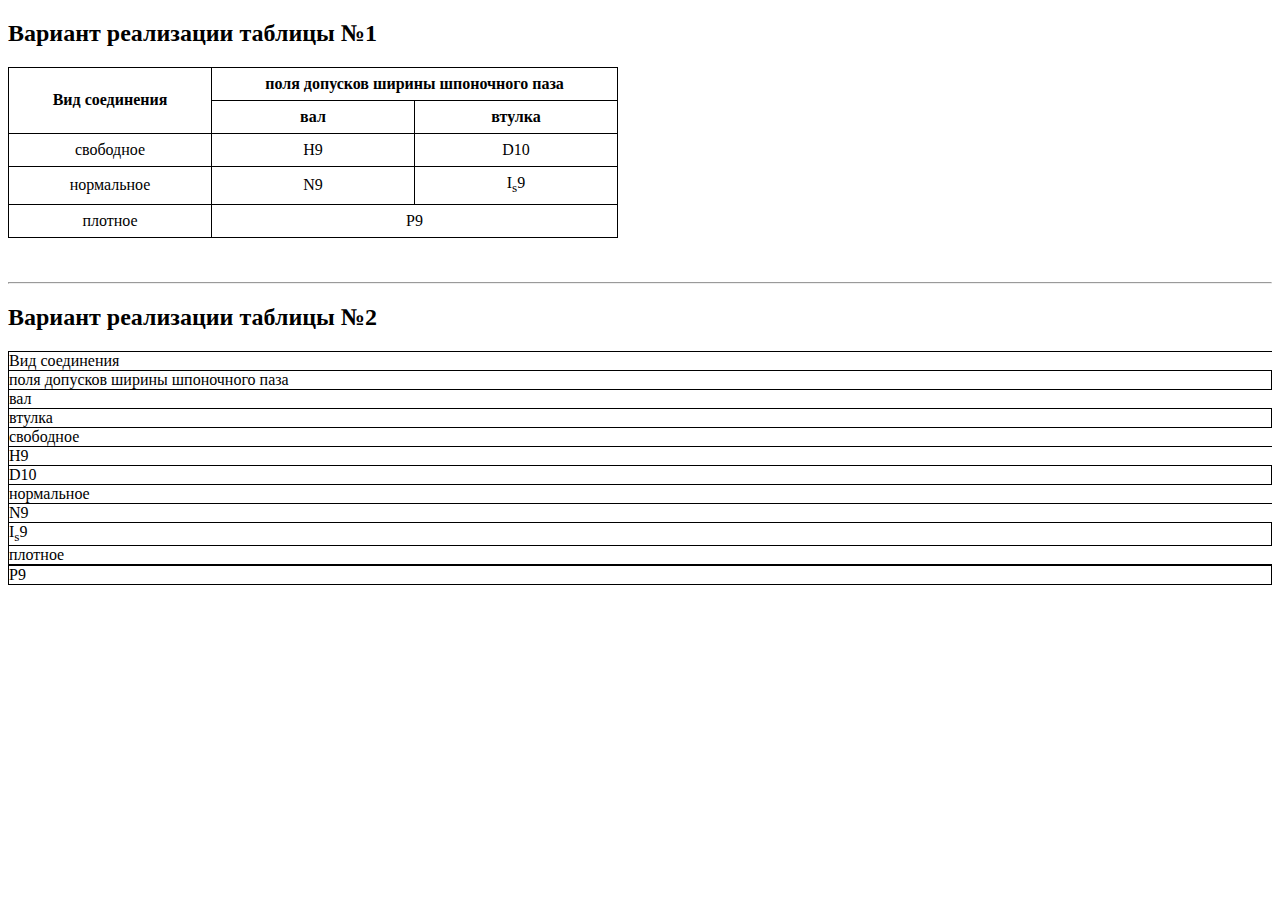
<file: fe/hw1/index.html>
<!doctype html>
<html lang="ru">
<head>
	<meta charset="utf-8">
	<title>Document</title>
	<link href="https://cdn.jsdelivr.net/npm/bootstrap@5.3.0-alpha1/dist/css/bootstrap.min.css" rel="stylesheet" integrity="sha384-GLhlTQ8iRABdZLl6O3oVMWSktQOp6b7In1Zl3/Jr59b6EGGoI1aFkw7cmDA6j6gD" crossorigin="anonymous">
	<link rel="stylesheet" href="styles.css">
</head>
<body>
	<h2>Вариант реализации таблицы №1</h2>

	<table>
		<tr>
			<th rowspan="2" class="single">Вид соединения</th>
			<th colspan="2" class="double">поля допусков ширины шпоночного паза</th>
		</tr>
		<tr>
			<th class="single">вал</th>
			<th class="single">втулка</th>
		</tr>
		<tr>
			<td class="single">свободное</td>
			<td class="single">Н9</td>
			<td class="single">D10</td>
		</tr>
		<tr>
			<td class="single">нормальное</td>
			<td class="single">N9</td>
			<td class="single">I<sub>s</sub>9</td>
		</tr>
		<tr>
			<td class="single">плотное</td>
			<td colspan="2" class="double">P9</td>
		</tr>
	</table>
	<br>
	<br>
	<hr>


	<h2>Вариант реализации таблицы №2</h2>
	<div>
		<div class="container text-center" >
			<div class="row justify-content-center">
				<div class="col-2">
					Вид соединения
				</div>
				<div class="col-4 noborder">
					<div class="row">
						<div class="col-12 last-col">
							поля допусков ширины шпоночного паза
						</div>
					</div>
					<div class="row">
						<div class="col-6">
							вал
						</div>
						<div class="col-6 last-col">
							втулка
						</div>
					</div>
				</div>
			</div>
			<div class="row justify-content-center">
				<div class="col-2">
					свободное
				</div>
				<div class="col-2">
					Н9
				</div>
				<div class="col-2 last-col">
					D10
				</div>
			</div>
			<div class="row justify-content-center">
				<div class="col-2">
					нормальное
				</div>
				<div class="col-2">
					N9
				</div>
				<div class="col-2 last-col">
					I<sub>s</sub>9
				</div>
			</div>
			<div class="row justify-content-center last-row">
				<div class="col-2">
					плотное
				</div>
				<div class="col-4 last-col">
					P9
				</div>
			</div>
		</div>

	</div>
	<script src="https://cdn.jsdelivr.net/npm/bootstrap@5.3.0-alpha1/dist/js/bootstrap.bundle.min.js" integrity="sha384-w76AqPfDkMBDXo30jS1Sgez6pr3x5MlQ1ZAGC+nuZB+EYdgRZgiwxhTBTkF7CXvN" crossorigin="anonymous"></script>
</body>
</html>
</file>
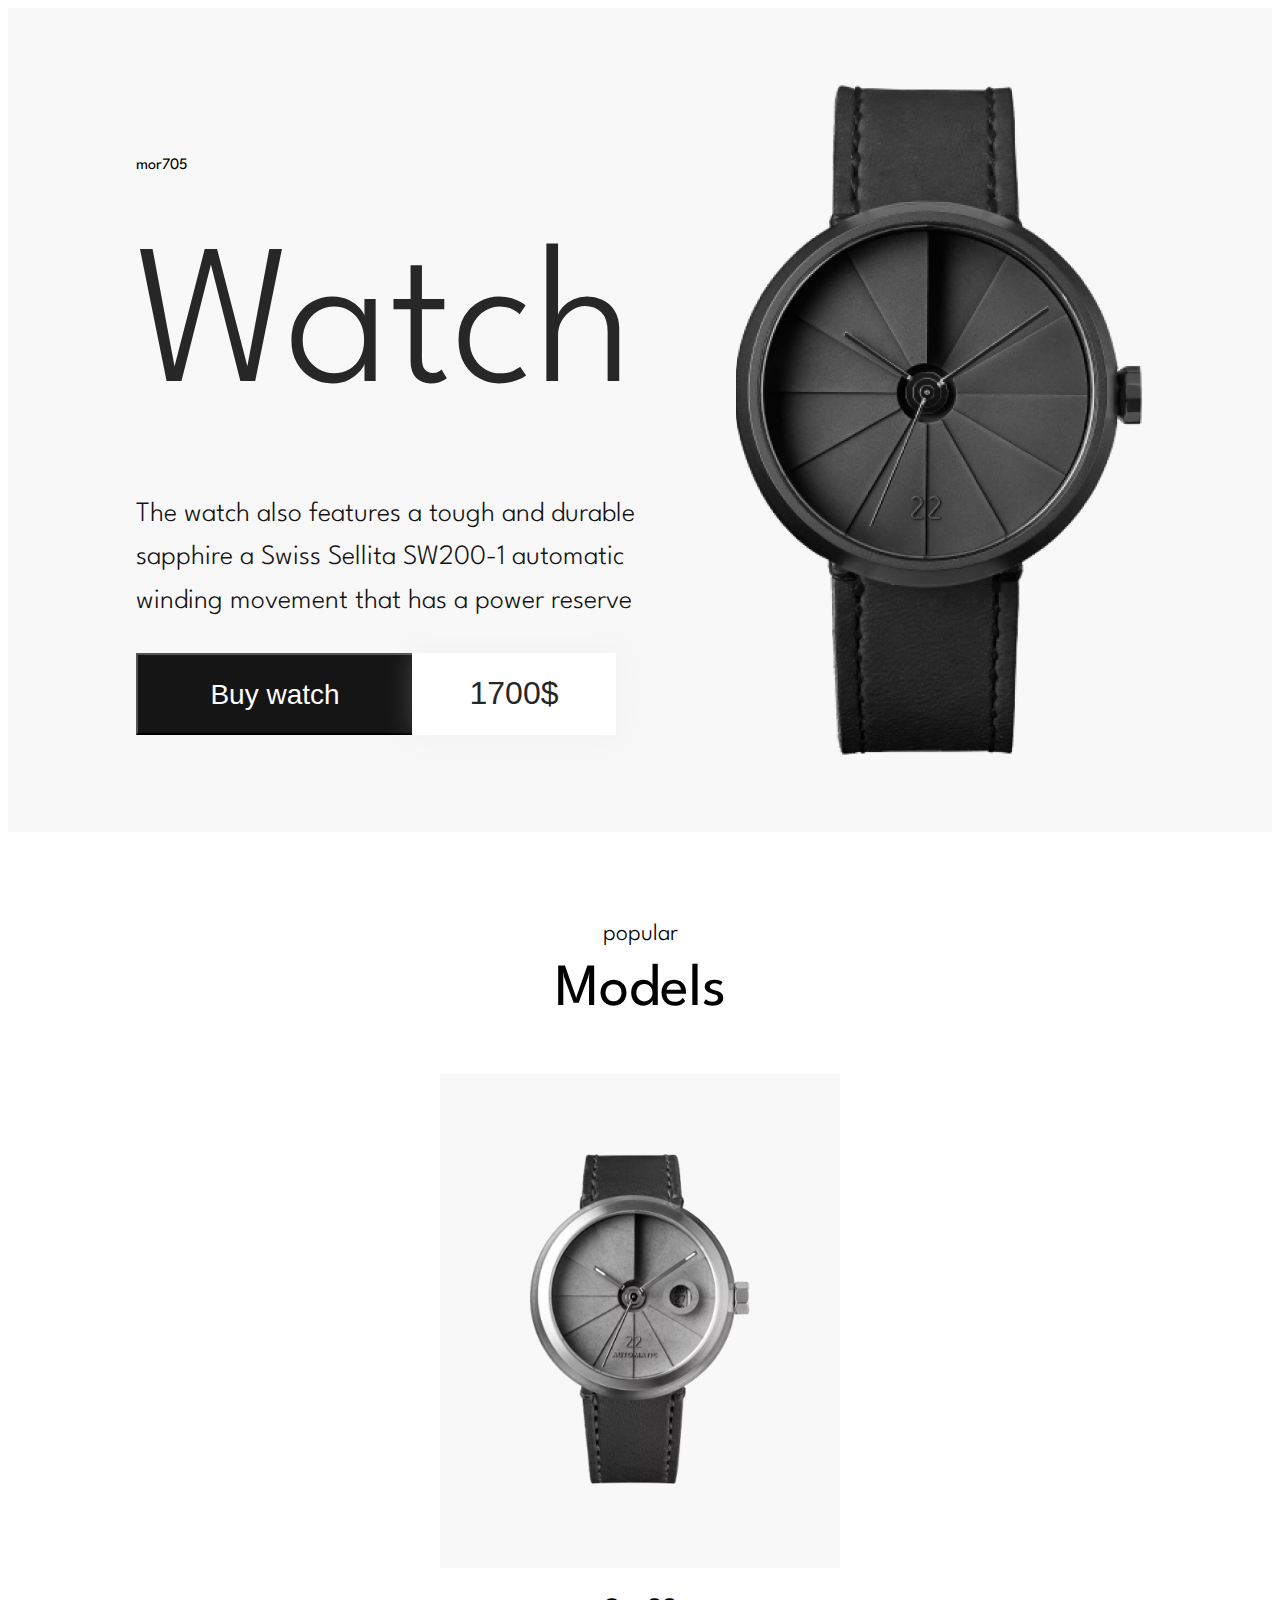
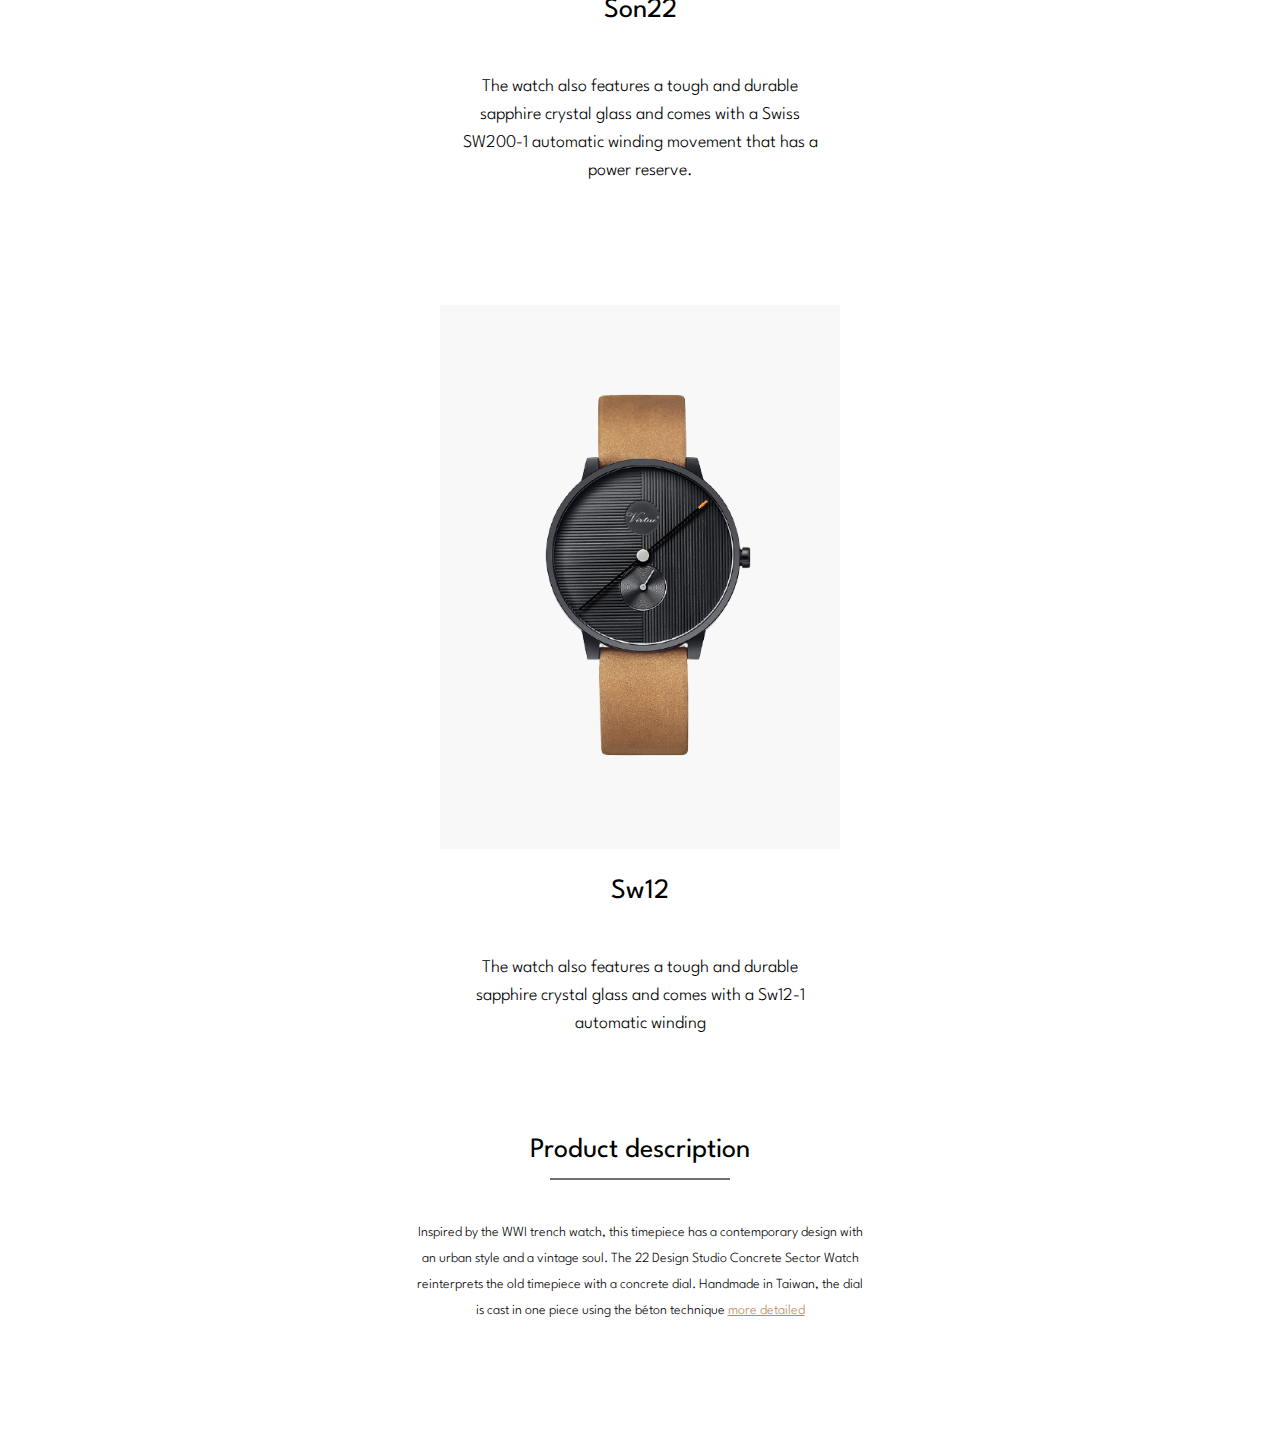
<file: fe/hw3/index.html>
<!doctype html>
<html lang="ru">
<head>
	<meta charset="UTF-8">
	<title>Document</title>
	<link rel="preconnect" href="https://fonts.googleapis.com">
	<link rel="preconnect" href="https://fonts.gstatic.com" crossorigin>
	<link href="https://fonts.googleapis.com/css2?family=League+Spartan:wght@300;400&display=swap" rel="stylesheet">
	<link rel="stylesheet" href="styles.css">
</head>
<body>
	<header>
		<div class="headerInfo">
			<p>mor705</p>
			<div class="headerTitle">
				<span>Watch</span>
			</div>
			<div class="headerDescription">
				The watch also features a tough and durable sapphire a Swiss Sellita SW200-1 automatic winding movement that has a power reserve
			</div>
			<div class="headerButtons">
				<button class="buyButton">Buy watch</button>
				<input class="priceBox" value="1700$" disabled="true" />
			</div>
		</div>
		<div class="headerWatch">
			<img src="images/watch1.png" />
		</div>
	</header>
	<div class="container">
		<div class="intro">
			<div class="smallIntro">popular</div>
			<div class="mainIntro">Models</div>
		</div>
		<div class="item">
			<div class="itemImg1">
				<img src="images/watch2.png" alt="watch 2" />
			</div>
			<div class="itemHeader">Son22</div>
			<div class="itemBody">The watch also features a tough and durable sapphire crystal glass and comes with a Swiss SW200-1 automatic winding movement that has a power reserve.</div>
		</div>
		<div class="item">
			<div class="itemImg2">
				<img src="images/watch3.png" alt="watch 3" />
			</div>
			<div class="itemHeader">Sw12</div>
			<div class="itemBody">The watch also features a tough and durable sapphire crystal glass and comes with a Sw12-1 automatic winding</div>
		</div>

		<div class="footer">
			<div class="footerHeader">Product description</div>
			<div class="lineBox"></div>
			<div class="footerBody">
				Inspired by the WWI trench watch, this timepiece has a contemporary
				design with an urban style and a vintage soul. The 22 Design
				Studio Concrete Sector Watch reinterprets the old timepiece with a
				concrete dial. Handmade in Taiwan, the dial is cast in one piece using
				the béton technique
				<a href="#">more detailed</a>
			</div>
		</div>

	</div>
</body>
</html>
</file>
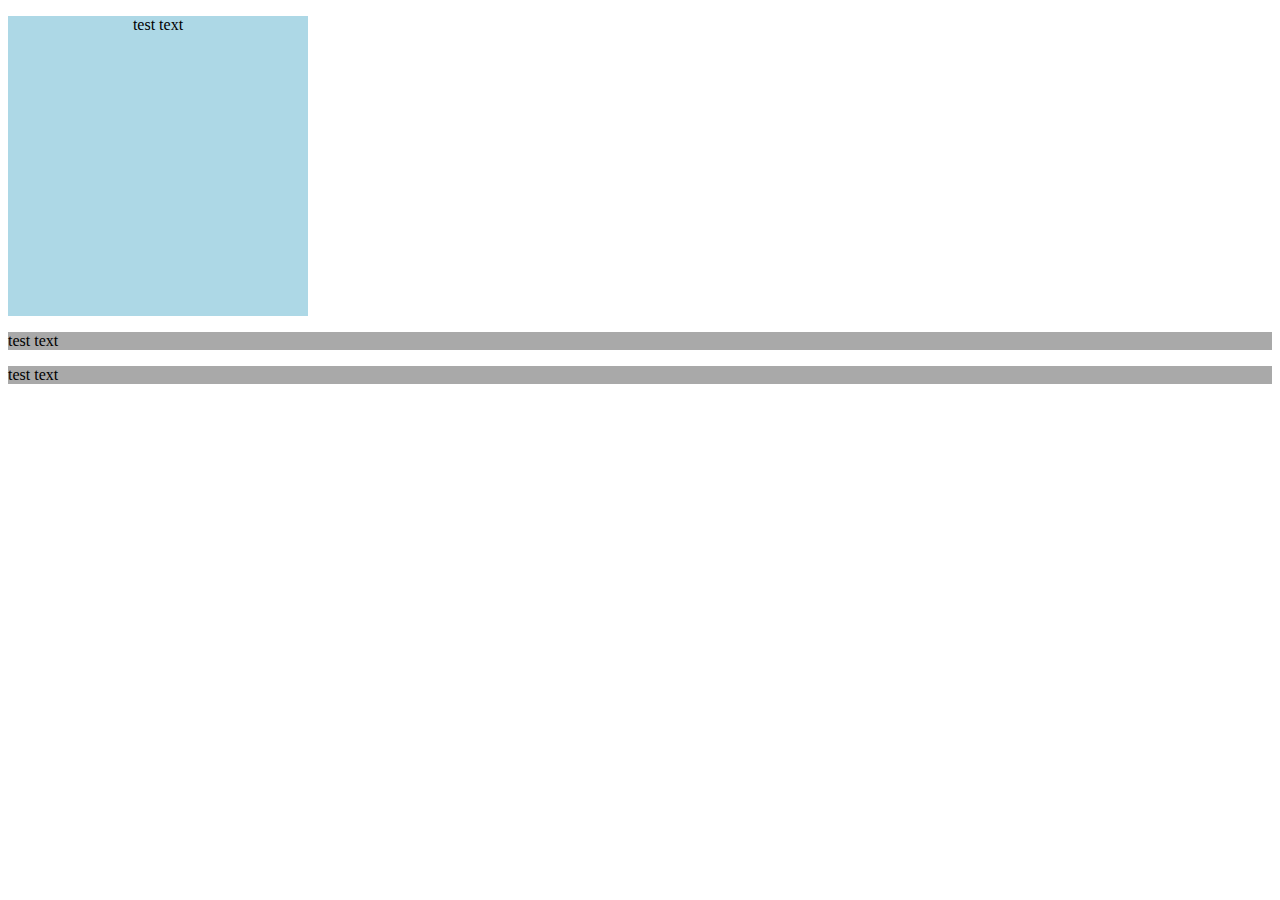
<file: fe/lesson 1/index.html>
<!DOCTYPE html>
<html lang="en">
<head>
	<meta charset="UTF-8">
	<title>My page</title>
	<link rel="stylesheet" href="style.css">
</head>
<body>
	<div class="div1">
		<p>test text</p>
	</div>
	<div class="div2">
		<p>test text</p>
	</div>
	<div class="div3">
		<p>test text</p>
	</div>
</body>
</html>
</file>
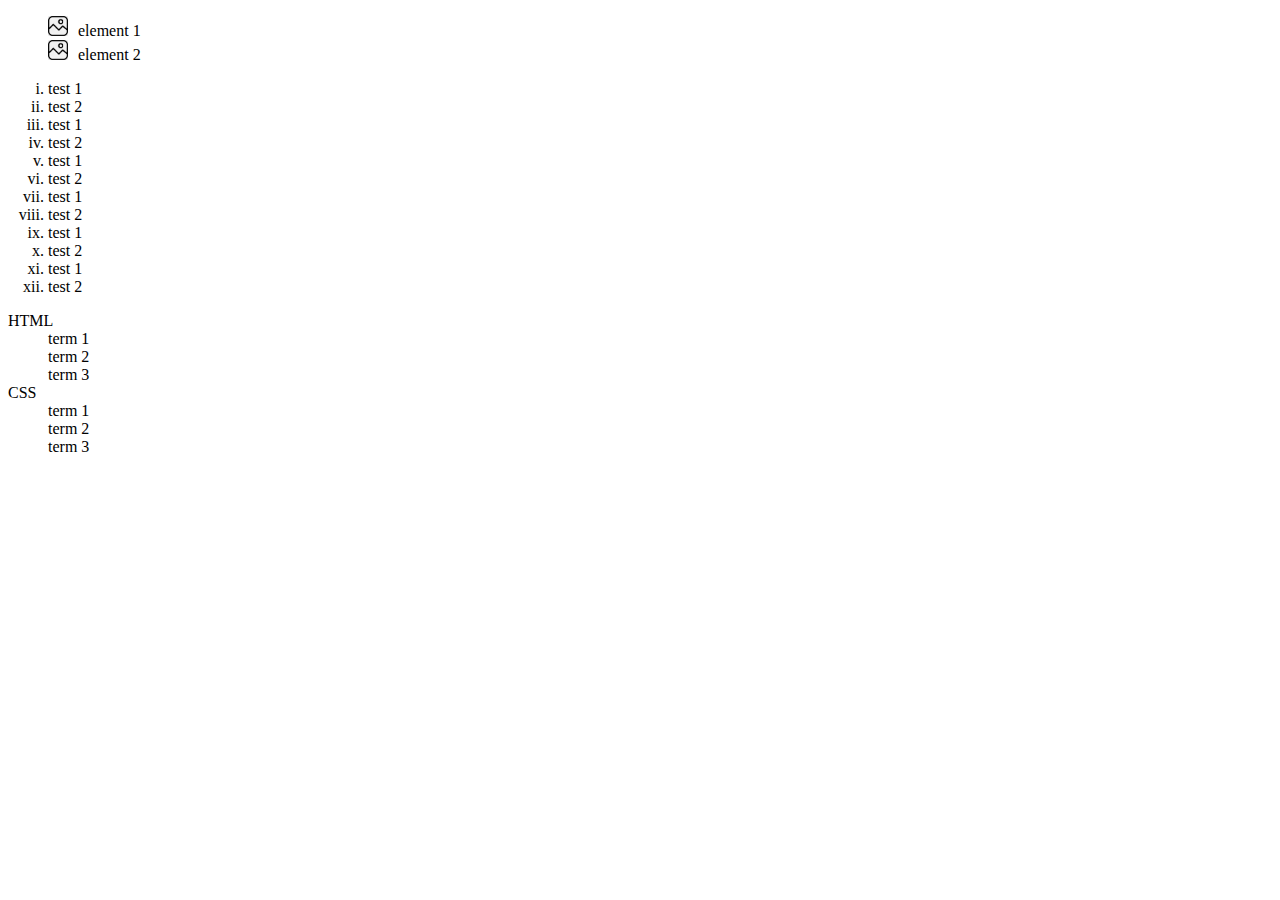
<file: fe/lesson 3/index.html>
<!doctype html>
<html lang="en">
<head>
	<meta charset="UTF-8">
	<meta name="viewport"
	      content="width=device-width, user-scalable=no, initial-scale=1.0, maximum-scale=1.0, minimum-scale=1.0">
	<meta http-equiv="X-UA-Compatible" content="ie=edge">
	<link rel="stylesheet" href="./styles.css">
	<title>Document</title>
</head>
<body>

	<ul class="ulClass">
		<li>element 1</li>
		<li>element 2</li>
	</ul>

	<ol class="olClass">
		<li>test 1</li>
		<li>test 2</li>
		<li>test 1</li>
		<li>test 2</li>
		<li>test 1</li>
		<li>test 2</li>
		<li>test 1</li>
		<li>test 2</li>
		<li>test 1</li>
		<li>test 2</li>
		<li>test 1</li>
		<li>test 2</li>
	</ol>

	<dl>
		<dt>HTML</dt>
		<dd>term 1</dd>
		<dd>term 2</dd>
		<dd>term 3</dd>

		<dt>CSS</dt>
		<dd>term 1</dd>
		<dd>term 2</dd>
		<dd>term 3</dd>
	</dl>

</body>
</html>
</file>
<file: fe/hw1/styles.css>
table, th, td {
    border: black 1px solid;
    text-align: center;
    border-collapse: collapse;
    line-height: 30px;
}
.single {
    width: 200px;
}
.double {
    width: 400px;
}
div.col, div.col-2, div.col-4, div.col-6, div.col-12 {
    border-left: black 1px solid;
    border-top: black 1px solid;
}
.noborder {
    border: none !important;
}

div.last-row div {
    border-bottom: black 1px solid;
}
div.last-col {
    border-right: black 1px solid;
}
</file>
<file: fe/hw3/styles.css>
body {
    font-family: 'League Spartan', sans-serif;
    font-style: normal;
    color: #000000;
}
header {
    background-color: #F8F8F8;
    display: flex;
    justify-content: center;
    padding: 50px;
}
.headerInfo  {
    width: 600px;
}
.headerInfo p {
    margin-top: 100px;
}
.headerTitle {
    margin-top: 70px;
}
.headerTitle span {
    font-weight: 300;
    font-size: 200px;
    line-height: 180px;
    color: #272727;
}
.headerDescription {
    font-weight: 300;
    font-size: 28px;
    line-height: 155%;
    color: #161515;
    width: 575px;
    margin-top: 70px;
    margin-bottom: 30px;
}
.headerButtons {
    display: flex;
}
.buyButton {
    background-color: #161515;
    width: 278px;
    height: 82px;
    color: white;
    font-size: 28px;
    line-height: 25px;
    margin: 0;
    padding: 0;
    cursor: pointer;
    font-weight: 300;
}
.priceBox {
    font-weight: 300;
    font-size: 32px;
    line-height: 186%;
    text-align: center;
    color: #272727;
    width: 200px;
    background-color: white;
    border: none;
    margin-left: -2px;
    box-shadow: 0px 0px 28px rgba(214, 214, 214, 0.25);
}

.container {
    background-color: white;
    width: 500px;
    margin: 80px auto;
    display: flex;
    flex-direction: column;
    align-items: center;
    text-align: center;
}

.smallIntro {
    font-weight: 300;
    font-size: 24px;
    line-height: 186%;
    text-align: center;
}
.mainIntro {
    font-weight: 400;
    font-size: 60px;
    line-height: 112.5%;
    text-align: center;
}
.item {
    margin: 50px 0;
    width: 400px;
}
.itemImg1, .itemImg2 {
    padding: 0;
    background-color: #F8F8F8;
    margin: 0 auto;
}
.itemImg1 img {
    width: 230px;
    object-fit: contain;
    margin: 80px auto;
}
.itemImg2 img {
    width: 380px;
    object-fit: contain;
    margin: 80px auto;
}
.itemHeader {
    font-weight: 400;
    font-size: 28px;
    line-height: 25px;
    text-align: center;
    margin: 30px auto;
}
.itemBody {
    padding: 5%;
    font-weight: 300;
    font-size: 18px;
    line-height: 28px;
}


.footerHeader {
    font-weight: 400;
    font-size: 28px;
    line-height: 25px;
    text-align: center;
    margin: 30px auto;
}
.lineBox {
    width: 178px;
    height: 0;
    border: 1px solid #707070;
    margin: -15px auto 15px;
}
.footerBody {
    padding: 5%;
    font-weight: 300;
    font-size: 14px;
    line-height: 26px;
}
.footerBody a {
    color: #BB8B5D;
}
.footerBody a:hover {
    text-decoration: none;
}
</file>
<file: fe/lesson 1/style.css>
.div1 {
    background-color: lightblue;
    width: 300px;
    height: 300px;
    text-align: center;
}

div {
    background-color: darkgray;
}
</file>
<file: fe/lesson 3/styles.css>
.ulClass {
    /*list-style-image: linear-gradient(to left bottom, red, blue);*/
    list-style: none;
}

/* Set the list image as background image*/
.ulClass li::before {
    content: '';
    display: inline-block;
    margin-right: 10px;

    /* Height of the list image*/
    height: 20px;

    /* Width of the list image*/
    width: 20px;
    background-image: url("img1.png");
    background-size: contain;
}

.olClass {
    list-style-type: lower-roman;
    list-style-position: outside;
}
</file>
